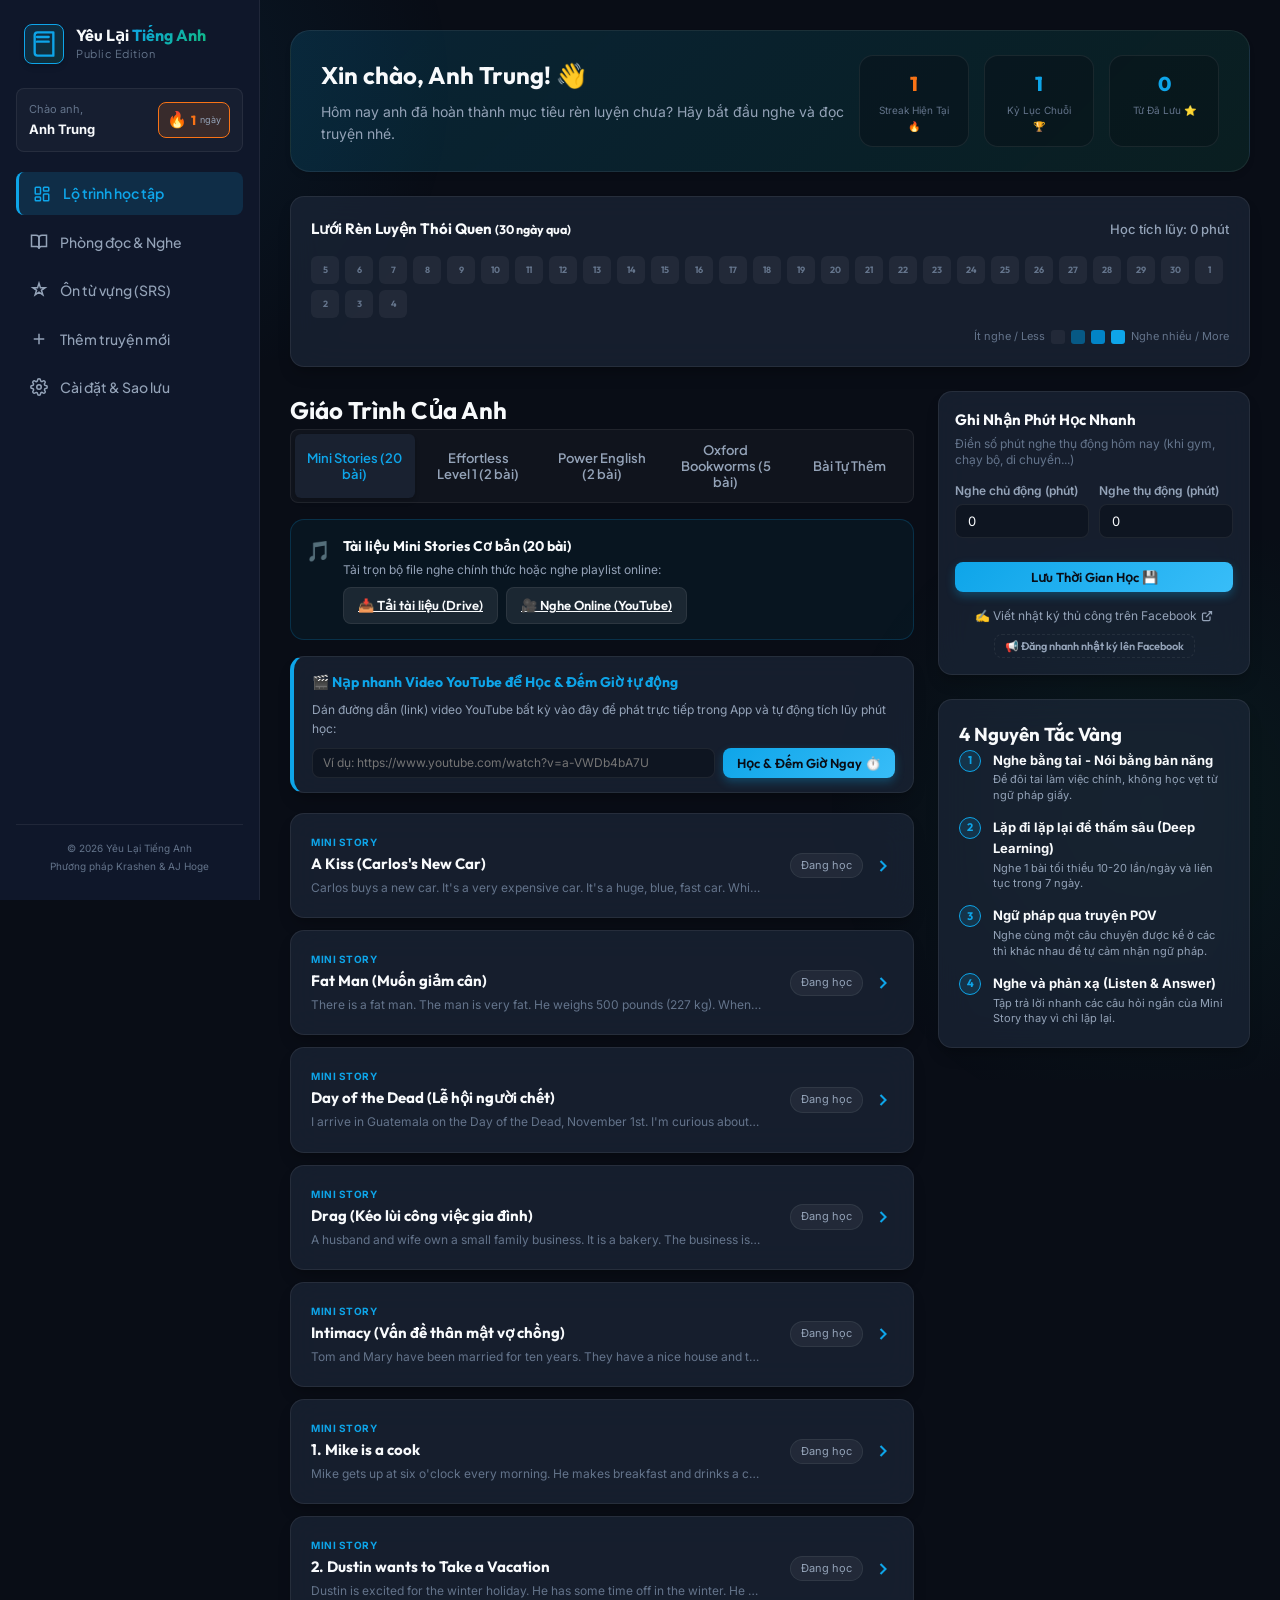
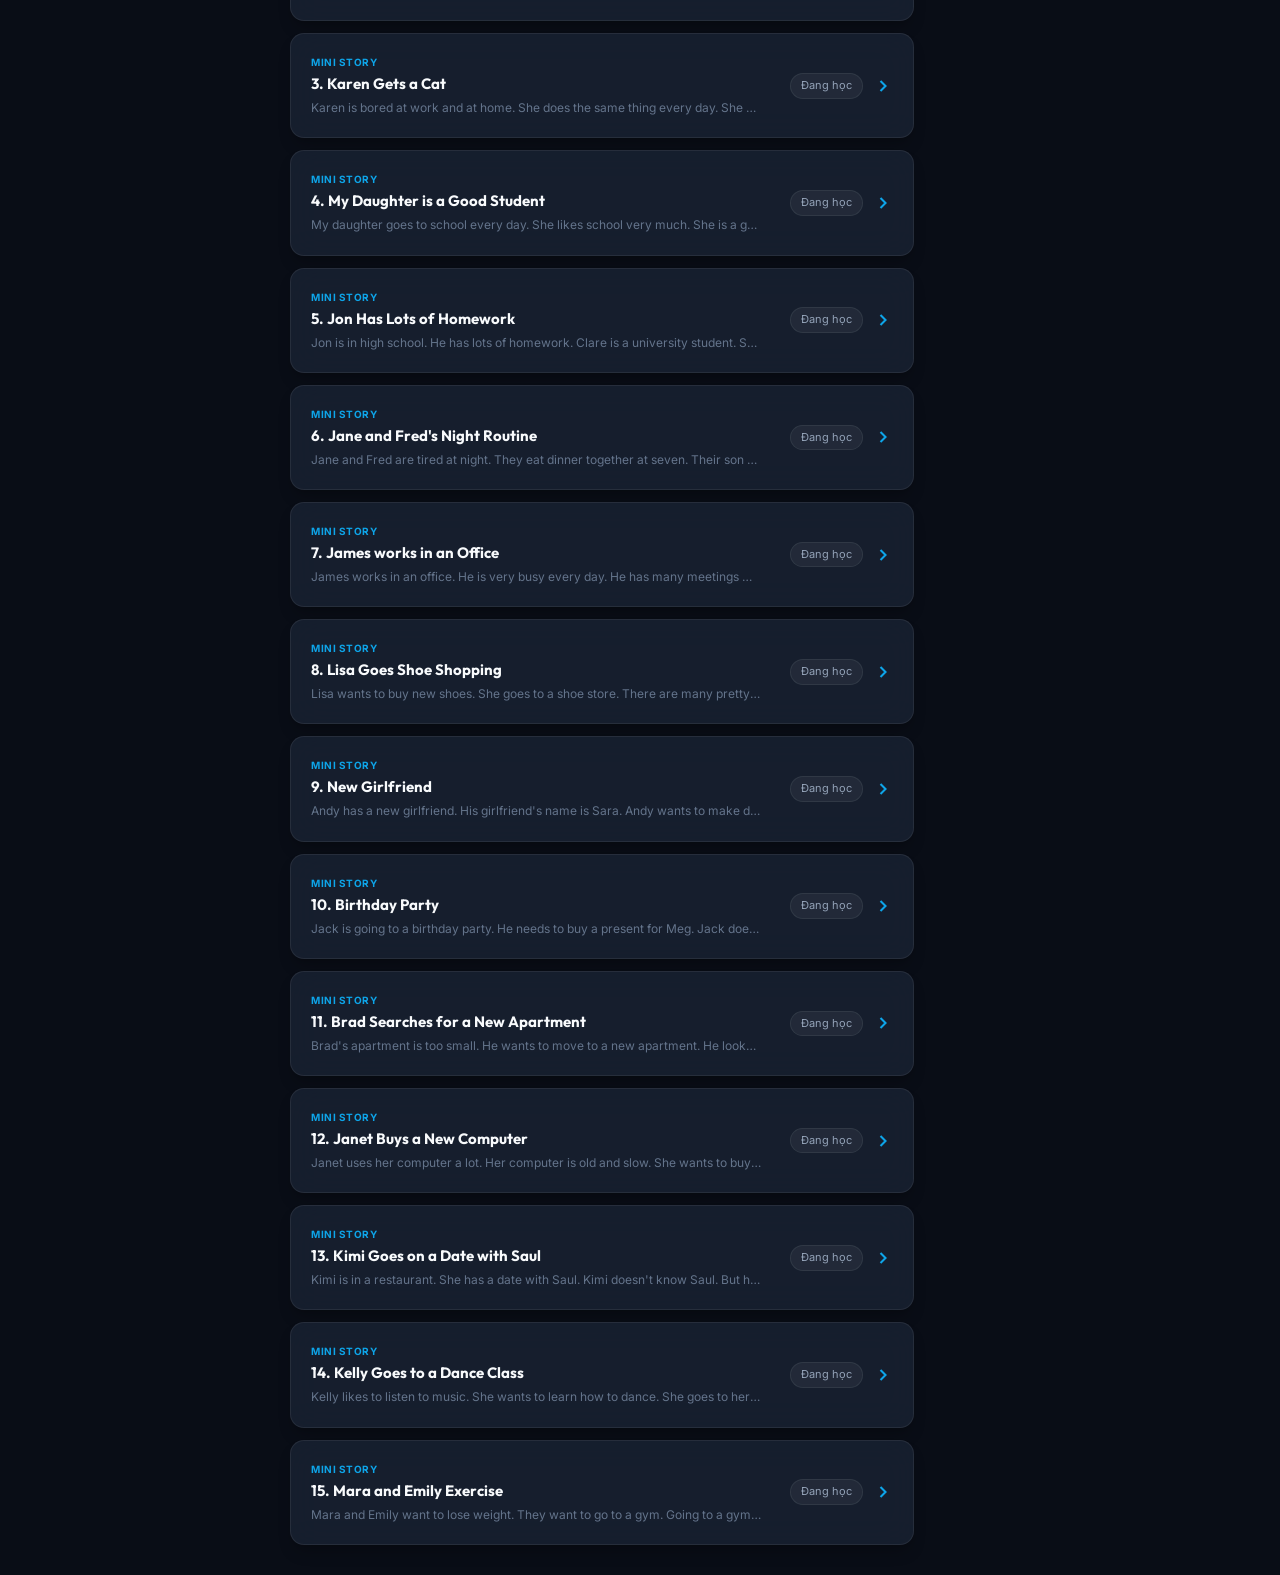
<file: app.html>
<!DOCTYPE html>
<html lang="vi">
<head>
    <meta charset="UTF-8">
    <meta name="viewport" content="width=device-width, initial-scale=1.0">
    <title>Yêu Lại Tiếng Anh v2 — Cổng Học Tập Thụ Đắc Ngôn Ngữ</title>
    <meta name="description" content="Chinh phục tiếng Anh bằng phương pháp thụ đắc tự nhiên qua truyện đọc tương tác và rèn luyện thói quen mỗi ngày.">
    
    <!-- Google Fonts -->
    <link rel="preconnect" href="https://fonts.googleapis.com">
    <link rel="preconnect" href="https://fonts.gstatic.com" crossorigin>
    <link href="https://fonts.googleapis.com/css2?family=Inter:wght@300;400;500;600;700&family=Outfit:wght@300;400;500;600;700;800;900&family=Plus+Jakarta+Sans:wght@300;400;500;600;700;800&display=swap" rel="stylesheet">
    
    <!-- App Stylesheet -->
    <link rel="stylesheet" href="app.css?v=3.0.0">
</head>
<body class="dark-theme">

    <!-- ======================================================================= -->
    <!-- 1. SETUP / WELCOME MODAL (For first-time users)                         -->
    <!-- ======================================================================= -->
    <div id="modal-welcome" class="modal-overlay hidden">
        <div class="modal-card glass-card animate-fade-in">
            <div class="modal-header">
                <span class="modal-icon">🔥</span>
                <h2>Chào Mừng Anh Đến Với Yêu Lại Tiếng Anh v2</h2>
                <p>Ứng dụng học tập theo phương pháp Thụ đắc ngôn ngữ tự nhiên</p>
            </div>
            <div class="modal-body">
                <form id="welcome-form">
                    <div class="form-group">
                        <label for="welcome-name" class="form-label">Tên của anh là gì?</label>
                        <input type="text" id="welcome-name" class="form-input" placeholder="Ví dụ: Anh Trung" required>
                    </div>
                    <div class="form-group">
                        <label for="welcome-goal" class="form-label">Mục tiêu nghe/đọc chủ động mỗi ngày (phút)</label>
                        <select id="welcome-goal" class="form-input">
                            <option value="15">15 Phút/ngày (Khởi đầu)</option>
                            <option value="30" selected>30 Phút/ngày (Tiêu chuẩn vàng)</option>
                            <option value="45">45 Phút/ngày (Nỗ lực cao)</option>
                            <option value="60">60 Phút/ngày (Bứt phá)</option>
                        </select>
                    </div>
                    <button type="submit" class="btn btn-primary btn-full-width">
                        <span>Bắt Đầu Hành Trình Ngay</span>
                        <svg width="18" height="18" viewBox="0 0 24 24" fill="none" stroke="currentColor" stroke-width="2.5"><path d="M5 12h14M12 5l7 7-7 7"/></svg>
                    </button>
                </form>
            </div>
        </div>
    </div>

    <!-- ======================================================================= -->
    <!-- 2. MAIN APP LAYOUT                                                      -->
    <!-- ======================================================================= -->
    <div id="app-layout" class="app-layout">
        
        <!-- SIDEBAR NAVIGATION -->
        <aside class="app-sidebar">
            <div class="sidebar-brand">
                <div class="brand-logo">
                    <svg width="28" height="28" viewBox="0 0 24 24" fill="none" stroke="currentColor" stroke-width="2" stroke-linecap="round" stroke-linejoin="round"><path d="M4 19.5v-15A2.5 2.5 0 0 1 6.5 2H20v20H6.5a2.5 2.5 0 0 1-2.5-2.5Z"/><path d="M6 6h10"/><path d="M6 10h10"/></svg>
                </div>
                <div class="brand-info">
                    <h1 class="brand-title">Yêu Lại <span class="gradient-text">Tiếng Anh</span></h1>
                    <p class="brand-subtitle">Public Edition</p>
                </div>
            </div>

            <!-- Profile Widget in Sidebar -->
            <div class="sidebar-profile-card">
                <div class="profile-info">
                    <span class="user-greeting">Chào anh,</span>
                    <span class="user-name" id="sidebar-user-name">Anh Trung</span>
                </div>
                <div class="sidebar-streak-badge" id="sidebar-streak-container">
                    <span class="streak-icon">🔥</span>
                    <span class="streak-val" id="sidebar-streak-val">0</span>
                    <span class="streak-lbl">ngày</span>
                </div>
            </div>

            <nav class="sidebar-menu">
                <a href="#" class="menu-item active" data-target="screen-dashboard">
                    <svg width="18" height="18" viewBox="0 0 24 24" fill="none" stroke="currentColor" stroke-width="2"><rect width="7" height="9" x="3" y="3" rx="1"/><rect width="7" height="5" x="14" y="3" rx="1"/><rect width="7" height="9" x="14" y="12" rx="1"/><rect width="7" height="5" x="3" y="16" rx="1"/></svg>
                    <span>Lộ trình học tập</span>
                </a>
                <a href="#" class="menu-item" data-target="screen-reader" id="menu-item-reader">
                    <svg width="18" height="18" viewBox="0 0 24 24" fill="none" stroke="currentColor" stroke-width="2"><path d="M2 3h6a4 4 0 0 1 4 4v14a3 3 0 0 0-3-3H2z"/><path d="M22 3h-6a4 4 0 0 0-4 4v14a3 3 0 0 1 3-3h7z"/></svg>
                    <span>Phòng đọc & Nghe</span>
                </a>
                <a href="#" class="menu-item" data-target="screen-srs">
                    <svg width="18" height="18" viewBox="0 0 24 24" fill="none" stroke="currentColor" stroke-width="2"><path d="m12 3-1.912 5.886H3.874l4.896 3.56L6.857 18.33 12 14.77l5.143 3.56-1.913-5.885 4.896-3.56h-6.214Z"/></svg>
                    <span>Ôn từ vựng (SRS)</span>
                    <span class="badge-count hidden" id="vocab-review-badge">0</span>
                </a>
                <a href="#" class="menu-item" data-target="screen-import">
                    <svg width="18" height="18" viewBox="0 0 24 24" fill="none" stroke="currentColor" stroke-width="2"><path d="M12 5v14M5 12h14"/></svg>
                    <span>Thêm truyện mới</span>
                </a>
                <a href="#" class="menu-item" data-target="screen-settings">
                    <svg width="18" height="18" viewBox="0 0 24 24" fill="none" stroke="currentColor" stroke-width="2"><circle cx="12" cy="12" r="3"/><path d="M19.4 15a1.65 1.65 0 0 0 .33 1.82l.06.06a2 2 0 1 1-2.83 2.83l-.06-.06a1.65 1.65 0 0 0-1.82-.33 1.65 1.65 0 0 0-1 1.51V21a2 2 0 0 1-4 0v-.09A1.65 1.65 0 0 0 9 19.4a1.65 1.65 0 0 0-1.82.33l-.06.06a2 2 0 1 1-2.83-2.83l.06-.06a1.65 1.65 0 0 0 .33-1.82 1.65 1.65 0 0 0-1.51-1H3a2 2 0 0 1 0-4h.09A1.65 1.65 0 0 0 4.6 9a1.65 1.65 0 0 0-.33-1.82l-.06-.06a2 2 0 1 1 2.83-2.83l.06.06a1.65 1.65 0 0 0 1.82.33H9a1.65 1.65 0 0 0 1-1.51V3a2 2 0 0 1 4 0v.09a1.65 1.65 0 0 0 1 1.51 1.65 1.65 0 0 0 1.82-.33l.06-.06a2 2 0 1 1 2.83 2.83l-.06.06a1.65 1.65 0 0 0-.33 1.82V9a1.65 1.65 0 0 0 1.51 1H21a2 2 0 0 1 0 4h-.09a1.65 1.65 0 0 0-1.51 1z"/></svg>
                    <span>Cài đặt & Sao lưu</span>
                </a>
            </nav>
            
            <div class="sidebar-footer">
                <p>© 2026 Yêu Lại Tiếng Anh</p>
                <p>Phương pháp Krashen & AJ Hoge</p>
            </div>
        </aside>

        <!-- MAIN MAIN CONTENT VIEWPORT -->
        <main class="app-main">
            
            <!-- ======================================================================= -->
            <!-- TAB: SCREEN DASHBOARD                                                  -->
            <!-- ======================================================================= -->
            <section id="screen-dashboard" class="app-screen">
                <!-- Welcome Banner -->
                <div class="dashboard-banner">
                    <div class="banner-text">
                        <h2>Xin chào, <span id="banner-user-name">Anh Trung</span>! 👋</h2>
                        <p>Hôm nay anh đã hoàn thành mục tiêu rèn luyện chưa? Hãy bắt đầu nghe và đọc truyện nhé.</p>
                    </div>
                    <div class="banner-stats">
                        <div class="banner-stat-box">
                            <span class="stat-num" id="dash-streak-val">0</span>
                            <span class="stat-lbl">Streak Hiện Tại 🔥</span>
                        </div>
                        <div class="banner-stat-box">
                            <span class="stat-num" id="dash-longest-streak">0</span>
                            <span class="stat-lbl">Kỷ Lục Chuỗi 🏆</span>
                        </div>
                        <div class="banner-stat-box">
                            <span class="stat-num" id="dash-vocab-total">0</span>
                            <span class="stat-lbl">Từ Đã Lưu ⭐</span>
                        </div>
                    </div>
                </div>

                <!-- Heatmap grid contribution -->
                <div class="glass-card heatmap-card">
                    <div class="card-header">
                        <h3 class="card-title">Lưới Rèn Luyện Thói Quen <small>(30 ngày qua)</small></h3>
                        <div class="heatmap-summary" id="heatmap-summary-text">Học tích lũy: 0 phút</div>
                    </div>
                    <div class="heatmap-container">
                        <div class="heatmap-grid" id="heatmap-grid-root">
                            <!-- 30 days rendered dynamically -->
                        </div>
                        <div class="heatmap-legend">
                            <span>Ít nghe / Less</span>
                            <div class="legend-box lvl-0"></div>
                            <div class="legend-box lvl-1"></div>
                            <div class="legend-box lvl-2"></div>
                            <div class="legend-box lvl-3"></div>
                            <span>Nghe nhiều / More</span>
                        </div>
                    </div>
                </div>

                <div class="dashboard-split-layout">
                    <!-- Curriculum List Column -->
                    <div class="curriculum-container">
                        <div class="section-title-wrapper">
                            <h2 class="section-title">Giáo Trình Của Anh</h2>
                        </div>
                        
                        <!-- Tabs switcher for curriculum -->
                        <div class="curriculum-tabs">
                            <button class="tab-btn active" data-tab="tab-ministory">Mini Stories (20 bài)</button>
                            <button class="tab-btn" data-tab="tab-level1">Effortless Level 1 (2 bài)</button>
                            <button class="tab-btn" data-tab="tab-power">Power English (2 bài)</button>
                            <button class="tab-btn" data-tab="tab-bookworms">Oxford Bookworms (5 bài)</button>
                            <button class="tab-btn" data-tab="tab-custom">Bài Tự Thêm</button>
                        </div>

                        <!-- Tab Content: Mini Stories -->
                        <div id="tab-ministory" class="curriculum-tab-content active">
                            <div class="info-alert">
                                <span class="alert-icon">🎵</span>
                                <div class="alert-body">
                                    <h4>Tài liệu Mini Stories Cơ bản (20 bài)</h4>
                                    <p>Tải trọn bộ file nghe chính thức hoặc nghe playlist online:</p>
                                    <div class="alert-actions" style="margin-top: 8px; display: flex; gap: 8px;">
                                        <a href="https://drive.google.com/drive/folders/11wb0_GS9Hrpa-W4zCFWnxLv69PbQ86Dd" target="_blank" class="btn btn-secondary btn-sm">📥 Tải tài liệu (Drive)</a>
                                        <a href="https://www.youtube.com/playlist?list=PLzdMWtEjIEOIRHp5v7WpntG-Qt3EpfC5n" target="_blank" class="btn btn-secondary btn-sm">🎥 Nghe Online (YouTube)</a>
                                    </div>
                                </div>
                            </div>
                            <div class="glass-card youtube-quick-loader" style="margin-bottom: 20px; padding: 14px 18px; border-left: 4px solid var(--sky);">
                                <h4 style="margin-bottom: 6px; font-size: 14px; color: var(--sky); display: flex; align-items: center; gap: 6px;">
                                    <span>🎬 Nạp nhanh Video YouTube để Học & Đếm Giờ tự động</span>
                                </h4>
                                <p style="font-size: 12px; color: var(--text-secondary); margin-bottom: 10px;">Dán đường dẫn (link) video YouTube bất kỳ vào đây để phát trực tiếp trong App và tự động tích lũy phút học:</p>
                                <div style="display: flex; gap: 8px; flex-wrap: wrap;">
                                    <input type="text" class="form-input form-input-sm yt-quick-input" placeholder="Ví dụ: https://www.youtube.com/watch?v=a-VWDb4bA7U" style="flex: 1; min-width: 240px;">
                                    <button type="button" class="btn btn-primary btn-sm btn-load-yt-quick" data-category="ministory">Học & Đếm Giờ Ngay ⏱️</button>
                                </div>
                            </div>
                            <div class="lessons-list" id="ministory-lessons-root">
                                <!-- Rendered dynamically by JS -->
                            </div>
                        </div>

                        <!-- Tab Content: Effortless Level 1 -->
                        <div id="tab-level1" class="curriculum-tab-content">
                            <div class="info-alert">
                                <span class="alert-icon">💡</span>
                                <div class="alert-body">
                                    <h4>Tài Liệu Effortless English Level 1</h4>
                                    <p>Học sau khi hoàn thành các bài Mini Stories. Tải tài liệu chính thức về máy:</p>
                                    <div class="alert-actions" style="margin-top: 8px;">
                                        <a href="https://drive.google.com/drive/folders/0BxFxjqD8nHVFfmxBRWswY3h0Z1d4MEZkR1ZPa090bE40a0Jod29rS1hONHk4c3pFeVVnMmc?resourcekey=0-EOF64mS1V88p8Xg7-DXibg" target="_blank" class="btn btn-secondary btn-sm">📥 Tải tài liệu (Drive)</a>
                                    </div>
                                </div>
                            </div>
                            <div class="glass-card youtube-quick-loader" style="margin-bottom: 20px; padding: 14px 18px; border-left: 4px solid var(--sky);">
                                <h4 style="margin-bottom: 6px; font-size: 14px; color: var(--sky); display: flex; align-items: center; gap: 6px;">
                                    <span>🎬 Nạp nhanh Video YouTube để Học & Đếm Giờ tự động</span>
                                </h4>
                                <p style="font-size: 12px; color: var(--text-secondary); margin-bottom: 10px;">Dán đường dẫn (link) video YouTube Effortless Level 1 vào đây để nhúng vào App và đếm giờ học:</p>
                                <div style="display: flex; gap: 8px; flex-wrap: wrap;">
                                    <input type="text" class="form-input form-input-sm yt-quick-input" placeholder="Ví dụ: https://www.youtube.com/watch?v=..." style="flex: 1; min-width: 240px;">
                                    <button type="button" class="btn btn-primary btn-sm btn-load-yt-quick" data-category="level1">Học & Đếm Giờ Ngay ⏱️</button>
                                </div>
                            </div>
                            <div class="lessons-list" id="level1-lessons-root">
                                <!-- Custom lessons with category "level1" -->
                            </div>
                        </div>

                        <!-- Tab Content: Power English -->
                        <div id="tab-power" class="curriculum-tab-content">
                            <div class="info-alert">
                                <span class="alert-icon">🚀</span>
                                <div class="alert-body">
                                    <h4>Tài Liệu Power English (Nâng Cao)</h4>
                                    <p>Phương pháp nâng cao của TS. A.J Hoge. Tải tài liệu về máy:</p>
                                    <div class="alert-actions" style="margin-top: 8px;">
                                        <a href="https://drive.google.com/drive/folders/0BxFxjqD8nHVFfkRSX3lBWWd3SlBXcVc5N2NuSVN4VWxTZnI3T2JIM2pUalpOcS1YcE9jbXM?resourcekey=0-IDXIG7lYY81VtgErxYeoGw" target="_blank" class="btn btn-secondary btn-sm">📥 Tải tài liệu (Drive)</a>
                                    </div>
                                </div>
                            </div>
                            <div class="glass-card youtube-quick-loader" style="margin-bottom: 20px; padding: 14px 18px; border-left: 4px solid var(--sky);">
                                <h4 style="margin-bottom: 6px; font-size: 14px; color: var(--sky); display: flex; align-items: center; gap: 6px;">
                                    <span>🎬 Nạp nhanh Video YouTube để Học & Đếm Giờ tự động</span>
                                </h4>
                                <p style="font-size: 12px; color: var(--text-secondary); margin-bottom: 10px;">Dán đường dẫn (link) video YouTube Power English vào đây để nhúng vào App và đếm giờ học:</p>
                                <div style="display: flex; gap: 8px; flex-wrap: wrap;">
                                    <input type="text" class="form-input form-input-sm yt-quick-input" placeholder="Ví dụ: https://www.youtube.com/watch?v=..." style="flex: 1; min-width: 240px;">
                                    <button type="button" class="btn btn-primary btn-sm btn-load-yt-quick" data-category="power">Học & Đếm Giờ Ngay ⏱️</button>
                                </div>
                            </div>
                            <div class="lessons-list" id="power-lessons-root">
                                <!-- Custom lessons with category "power" -->
                            </div>
                        </div>

                        <!-- Tab Content: Oxford Bookworms -->
                        <div id="tab-bookworms" class="curriculum-tab-content">
                            <div class="info-alert emerald">
                                <span class="alert-icon">📚</span>
                                <div class="alert-body">
                                    <h4>Lộ trình Oxford Bookworms (Starter -> Stage 6)</h4>
                                    <p>Mỗi ngày đọc sách ~30 phút. Đọc hiểu nghĩa 100% -> nghe lại kết hợp nhìn chữ đạt 90% -> chuyển truyện mới. Anh có thể chọn bài học bên dưới hoặc dán bất kỳ link video YouTube Bookworms nào vào để nhúng học trực tiếp trong App!</p>
                                    <div class="alert-actions" style="margin-top: 8px;">
                                        <a href="https://docs.google.com/spreadsheets/d/11UTJLQIuKvhg-BsPZe4dBKd4JqHQHw5T6WqCl8LxkCw" target="_blank" class="btn btn-secondary btn-sm">📊 Mở Bảng Tính Sách Bookworms</a>
                                    </div>
                                </div>
                            </div>
                            <div class="glass-card youtube-quick-loader" style="margin-bottom: 20px; padding: 14px 18px; border-left: 4px solid var(--sky);">
                                <h4 style="margin-bottom: 6px; font-size: 14px; color: var(--sky); display: flex; align-items: center; gap: 6px;">
                                    <span>🎬 Nạp nhanh Video YouTube Oxford Bookworms để Học & Đếm Giờ</span>
                                </h4>
                                <p style="font-size: 12px; color: var(--text-secondary); margin-bottom: 10px;">Dán link video YouTube Bookworms bất kỳ (ví dụ New Yorkers, Sherlock Holmes...) để phát trực tiếp trong App và tính giờ học tự động:</p>
                                <div style="display: flex; gap: 8px; flex-wrap: wrap;">
                                    <input type="text" class="form-input form-input-sm yt-quick-input" placeholder="Dán link YouTube tại đây (Ví dụ: https://www.youtube.com/watch?v=...)" style="flex: 1; min-width: 240px;">
                                    <button type="button" class="btn btn-primary btn-sm btn-load-yt-quick" data-category="bookworm">Học & Đếm Giờ Ngay ⏱️</button>
                                </div>
                            </div>
                            <div class="lessons-list" id="bookworms-lessons-root">
                                <!-- Custom lessons with category "bookworm" -->
                            </div>
                        </div>

                        <!-- Tab Content: Custom -->
                        <div id="tab-custom" class="curriculum-tab-content">
                            <div class="lessons-list" id="custom-lessons-root">
                                <!-- Custom lessons with category "custom" -->
                                <div class="empty-state">
                                    <p>Chưa có truyện tự thêm nào. Hãy nhấn Tab "Thêm truyện mới" ở menu bên trái để bổ sung câu chuyện yêu thích của anh.</p>
                                </div>
                            </div>
                        </div>
                    </div>

                    <!-- Quick widgets Column -->
                    <div class="widgets-container">
                        <!-- Direct Checkin Widget -->
                        <div class="glass-card widget-card">
                            <h3 class="card-title">Ghi Nhận Phút Học Nhanh</h3>
                            <p class="card-subtitle">Điền số phút nghe thụ động hôm nay (khi gym, chạy bộ, di chuyển...)</p>
                            <form id="quick-checkin-form" class="quick-form">
                                <div class="form-row">
                                    <div class="form-group">
                                        <label for="checkin-active" class="form-label">Nghe chủ động (phút)</label>
                                        <input type="number" id="checkin-active" class="form-input" min="0" value="0">
                                    </div>
                                    <div class="form-group">
                                        <label for="checkin-passive" class="form-label">Nghe thụ động (phút)</label>
                                        <input type="number" id="checkin-passive" class="form-input" min="0" value="0">
                                    </div>
                                </div>
                                <button type="submit" class="btn btn-primary btn-full-width btn-sm">Lưu Thời Gian Học 💾</button>
                            </form>
                            <div class="fb-diary-wrapper" style="text-align: center; margin-top: 14px; display: flex; flex-direction: column; gap: 8px; align-items: center;">
                                <a id="dash-fb-diary-link" href="https://facebook.com" target="_blank" class="fb-diary-link" style="color: var(--text-secondary); font-size: 12px; text-decoration: none; display: inline-flex; align-items: center; gap: 4px; transition: var(--transition);">
                                    <span>✍️ Viết nhật ký thủ công trên Facebook</span>
                                    <svg width="12" height="12" viewBox="0 0 24 24" fill="none" stroke="currentColor" stroke-width="2.5"><path d="M18 13v6a2 2 0 0 1-2 2H5a2 2 0 0 1-2-2V8a2 2 0 0 1 2-2h6M15 3h6v6M10 14 21 3"/></svg>
                                </a>
                                <button type="button" class="btn btn-ghost btn-sm" id="btn-post-fb-diary" style="font-size: 11px; padding: 4px 10px; display: inline-flex; align-items: center; gap: 4px; border: 1px dashed var(--border-card);">
                                    <span>📢 Đăng nhanh nhật ký lên Facebook</span>
                                </button>
                                <div id="fb-diary-status" style="font-size: 11px; color: var(--emerald); margin-top: 2px;" class="hidden"></div>
                            </div>
                        </div>

                        <!-- 4 Gold Rules Effortless English -->
                        <div class="glass-card rules-card">
                            <h3 class="card-title">4 Nguyên Tắc Vàng</h3>
                            <ul class="gold-rules-list">
                                <li>
                                    <span class="rule-num">1</span>
                                    <div>
                                        <strong>Nghe bằng tai - Nói bằng bản năng</strong>
                                        <p>Để đôi tai làm việc chính, không học vẹt từ ngữ pháp giấy.</p>
                                    </div>
                                </li>
                                <li>
                                    <span class="rule-num">2</span>
                                    <div>
                                        <strong>Lặp đi lặp lại để thấm sâu (Deep Learning)</strong>
                                        <p>Nghe 1 bài tối thiểu 10-20 lần/ngày và liên tục trong 7 ngày.</p>
                                    </div>
                                </li>
                                <li>
                                    <span class="rule-num">3</span>
                                    <div>
                                        <strong>Ngữ pháp qua truyện POV</strong>
                                        <p>Nghe cùng một câu chuyện được kể ở các thì khác nhau để tự cảm nhận ngữ pháp.</p>
                                    </div>
                                </li>
                                <li>
                                    <span class="rule-num">4</span>
                                    <div>
                                        <strong>Nghe và phản xạ (Listen & Answer)</strong>
                                        <p>Tập trả lời nhanh các câu hỏi ngắn của Mini Story thay vì chỉ lặp lại.</p>
                                    </div>
                                </li>
                            </ul>
                        </div>
                    </div>
                </div>
            </section>

            <!-- ======================================================================= -->
            <!-- TAB: SCREEN READER (Active Reading and Audio Playing)                   -->
            <!-- ======================================================================= -->
            <section id="screen-reader" class="app-screen hidden">
                <div class="reader-header">
                    <button class="btn-back" id="reader-btn-back">
                        <svg width="20" height="20" viewBox="0 0 24 24" fill="none" stroke="currentColor" stroke-width="2.5"><path d="m15 18-6-6 6-6"/></svg>
                        <span>Quay lại lộ trình</span>
                    </button>
                    <div class="reader-title-info">
                        <span class="reader-category-badge" id="reader-lesson-category">Mini Story</span>
                        <h2 id="reader-lesson-title">Câu chuyện học tập</h2>
                    </div>
                    <div class="reader-timer-badge" id="reader-timer-badge">
                        <span class="timer-icon">⏱️</span>
                        <span class="timer-text" id="reader-timer-text">Đang học: 0m</span>
                    </div>
                </div>

                <div class="reader-split-layout">
                    <!-- Left: Reader and Audio Controls -->
                    <div class="reader-main-container">
                        <!-- Custom Audio Source Selection -->
                        <div class="glass-card audio-source-card">
                            <div class="source-header">
                                <span class="source-label">🎵 Tệp âm thanh bài học:</span>
                                <span class="source-status" id="audio-source-status">Trình phát sẵn sàng (TTS)</span>
                            </div>
                            <div class="source-buttons">
                                <label class="btn btn-secondary btn-sm file-input-label">
                                    <span>Chọn file MP3 từ máy của anh</span>
                                    <input type="file" id="audio-file-input" accept="audio/*" style="display:none;">
                                </label>
                                <span class="source-separator">hoặc</span>
                                <button class="btn btn-ghost btn-sm" id="btn-use-tts">Dùng Giọng AI Trình duyệt (TTS) 🔊</button>
                            </div>
                            <div class="file-name-display hidden" id="mp3-file-name">Chưa nạp file MP3 local</div>
                        </div>

                        <!-- Real Audio Player element -->
                        <audio id="main-audio-element" style="display:none;"></audio>

                        <!-- YouTube Player Section (Tự động hiển thị nếu bài học có youtubeId) -->
                        <div class="glass-card youtube-player-card hidden" id="youtube-player-card" style="padding: 10px; margin-bottom: 0;">
                            <div class="youtube-player-wrapper" style="position: relative; padding-bottom: 56.25%; height: 0; overflow: hidden; border-radius: var(--radius-sm); border: 1px solid var(--border-card);">
                                <div id="yt-player" style="position: absolute; top: 0; left: 0; width: 100%; height: 100%; border: none;"></div>
                            </div>
                        </div>

                        <!-- Stylized Audio Player Bar -->
                        <div class="glass-card custom-player-card">
                            <div class="player-controls-row">
                                <button class="player-btn" id="player-btn-play">
                                    <!-- Play SVG -->
                                    <svg id="play-icon" width="24" height="24" viewBox="0 0 24 24" fill="currentColor"><path d="M8 5v14l11-7z"/></svg>
                                    <!-- Pause SVG (hidden initially) -->
                                    <svg id="pause-icon" class="hidden" width="24" height="24" viewBox="0 0 24 24" fill="currentColor"><path d="M6 19h4V5H6v14zm8-14v14h4V5h-4z"/></svg>
                                </button>
                                
                                <div class="player-progress-area">
                                    <span class="player-time" id="player-time-current">00:00</span>
                                    <input type="range" id="player-seek-slider" class="player-slider" min="0" max="100" value="0">
                                    <span class="player-time" id="player-time-duration">00:00</span>
                                </div>
                                
                                <div class="player-speed-area">
                                    <label for="player-speed-select">Tốc độ:</label>
                                    <select id="player-speed-select" class="speed-select">
                                        <option value="0.8">0.8x</option>
                                        <option value="1.0" selected>1.0x</option>
                                        <option value="1.2">1.2x</option>
                                        <option value="1.5">1.5x</option>
                                    </select>
                                </div>

                                <div class="shadowing-mode-toggle">
                                    <label class="toggle-switch">
                                        <input type="checkbox" id="shadow-loop-checkbox">
                                        <span class="slider round"></span>
                                    </label>
                                    <span class="toggle-lbl">Lặp câu 🔁</span>
                                </div>
                            </div>
                        </div>

                        <!-- Interactive Reading Pane -->
                        <div class="glass-card active-reader-card">
                            <div class="reader-text-container" id="reader-text-root">
                                <!-- Interactive span words injected here -->
                                Chọn một bài học để bắt đầu đọc và tra cứu.
                            </div>
                        </div>

                        <!-- Q&A POV panel for Mini Stories -->
                        <div class="glass-card qa-interactive-card hidden" id="reader-qa-card">
                            <h3 class="card-title">Luyện Phản Xạ: Hỏi & Đáp (POV / Q&A)</h3>
                            <p class="card-subtitle">Hãy nghe câu hỏi, trả lời to thành tiếng, sau đó bấm xem đáp án để kiểm tra.</p>
                            <div class="qa-list" id="reader-qa-list">
                                <!-- Q&A rows injected here -->
                            </div>
                        </div>
                    </div>

                    <!-- Right: Study Steps Sidebar -->
                    <div class="reader-steps-container">
                        <div class="glass-card steps-card">
                            <h3 class="card-title">8 Bước Thụ Đắc Phản Xạ</h3>
                            <p class="card-subtitle">Đánh dấu tích để lưu lại bước học của bài này hôm nay:</p>
                            <ul class="steps-progress-list" id="steps-checklist-root">
                                <li data-step="1">
                                    <label class="step-checkbox-wrapper">
                                        <input type="checkbox" name="study-step" value="1">
                                        <span class="step-checkbox-custom"></span>
                                        <div>
                                            <strong>Bước 1: Hiểu 100% văn bản</strong>
                                            <p>Đọc tra cứu hết từ mới, hiểu toàn bộ cốt truyện.</p>
                                        </div>
                                    </label>
                                </li>
                                <li data-step="2">
                                    <label class="step-checkbox-wrapper">
                                        <input type="checkbox" name="study-step" value="2">
                                        <span class="step-checkbox-custom"></span>
                                        <div>
                                            <strong>Bước 2: Nghe + Nhìn văn bản</strong>
                                            <p>Vừa nghe vừa nhìn chữ để khớp âm thanh với mặt chữ (2-3 lần).</p>
                                        </div>
                                    </label>
                                </li>
                                <li data-step="3">
                                    <label class="step-checkbox-wrapper">
                                        <input type="checkbox" name="study-step" value="3">
                                        <span class="step-checkbox-custom"></span>
                                        <div>
                                            <strong>Bước 3: Chỉ nghe - Không nhìn</strong>
                                            <p>Nhắm mắt nghe, đảm bảo tai hiểu 100% không cần dịch.</p>
                                        </div>
                                    </label>
                                </li>
                                <li data-step="4">
                                    <label class="step-checkbox-wrapper">
                                        <input type="checkbox" name="study-step" value="4">
                                        <span class="step-checkbox-custom"></span>
                                        <div>
                                            <strong>Bước 4: Trả lời phản xạ từ đơn</strong>
                                            <p>Nghe câu hỏi Mini Story, trả lời nhanh Yes/No/1 từ.</p>
                                        </div>
                                    </label>
                                </li>
                                <li data-step="5">
                                    <label class="step-checkbox-wrapper">
                                        <input type="checkbox" name="study-step" value="5">
                                        <span class="step-checkbox-custom"></span>
                                        <div>
                                            <strong>Bước 5: Trả lời đầy đủ câu</strong>
                                            <p>Nói câu dài hơn, phản xạ không cần dịch trong đầu.</p>
                                        </div>
                                    </label>
                                </li>
                                <li data-step="6">
                                    <label class="step-checkbox-wrapper">
                                        <input type="checkbox" name="study-step" value="6">
                                        <span class="step-checkbox-custom"></span>
                                        <div>
                                            <strong>Bước 6: Luyện tốc độ cao (1.25x - 1.5x)</strong>
                                            <p>Tăng tốc độ phát audio, rèn luyện não bộ phản ứng nhanh.</p>
                                        </div>
                                    </label>
                                </li>
                                <li data-step="7">
                                    <label class="step-checkbox-wrapper">
                                        <input type="checkbox" name="study-step" value="7">
                                        <span class="step-checkbox-custom"></span>
                                        <div>
                                            <strong>Bước 7: Kể lại truyện & Quay video</strong>
                                            <p>Quay video/ghi âm kể lại truyện và lưu link nộp bài.</p>
                                        </div>
                                    </label>
                                </li>
                                <li data-step="8">
                                    <label class="step-checkbox-wrapper">
                                        <input type="checkbox" name="study-step" value="8">
                                        <span class="step-checkbox-custom"></span>
                                        <div>
                                            <strong>Bước 8: Ôn lại bài cũ & Qua bài mới</strong>
                                            <p>Sau 7 ngày học sâu, chuyển bài mới và đưa bài cũ vào playlist ôn.</p>
                                        </div>
                                    </label>
                                </li>
                            </ul>

                            <!-- Step 7 submission URL -->
                            <div class="step-7-submission hidden" id="step-7-url-box">
                                <label for="step-7-url" class="form-label">Link nộp bài (Video Drive/Youtube):</label>
                                <input type="url" id="step-7-url" class="form-input form-input-sm" placeholder="Dán link bài tập của anh tại đây">
                                <button type="button" class="btn btn-secondary btn-sm" style="margin-top: 5px; width: 100%;" id="btn-save-step7">Lưu link nộp bài 🔗</button>
                            </div>
                        </div>
                    </div>
                </div>
            </section>

            <!-- ======================================================================= -->
            <!-- TAB: SCREEN SRS FLASHCARDS                                             -->
            <!-- ======================================================================= -->
            <section id="screen-srs" class="app-screen hidden">
                <div class="section-title-wrapper">
                    <h2 class="section-title">Kho Ôn Tập Từ Vựng (Spaced Repetition System)</h2>
                </div>

                <!-- Leitner Box stats -->
                <div class="srs-box-stats-row">
                    <div class="srs-stat-card glass-card">
                        <span class="box-num text-sky">Hộp 1</span>
                        <span class="box-lbl">Học hàng ngày</span>
                        <span class="box-count" id="srs-count-box1">0</span>
                    </div>
                    <div class="srs-stat-card glass-card">
                        <span class="box-num text-emerald">Hộp 2</span>
                        <span class="box-lbl">Ôn mỗi 3 ngày</span>
                        <span class="box-count" id="srs-count-box2">0</span>
                    </div>
                    <div class="srs-stat-card glass-card">
                        <span class="box-num text-orange">Hộp 3</span>
                        <span class="box-lbl">Ôn mỗi 7 ngày</span>
                        <span class="box-count" id="srs-count-box3">0</span>
                    </div>
                </div>

                <!-- Flashcard Interaction Area -->
                <div class="flashcard-container">
                    <div class="flashcard-card-wrapper" id="flashcard-card-element">
                        <div class="flashcard-face flashcard-front">
                            <span class="flashcard-word-title" id="flashcard-word">expensive</span>
                            <div class="flashcard-audio-trigger" id="flashcard-audio-btn">
                                <span>Phát âm</span> 🔊
                            </div>
                            <p class="flashcard-context" id="flashcard-context">Carlos buys a new car. It's a very <span class="hidden-word">____</span> car.</p>
                            <span class="click-hint">Chạm vào thẻ để lật xem nghĩa 💡</span>
                        </div>
                        <div class="flashcard-face flashcard-back">
                            <span class="flashcard-definition" id="flashcard-definition">Đắt đỏ, tốn kém</span>
                            <p class="flashcard-translation-title">Nghĩa tiếng Việt</p>
                            
                            <div class="active-recall-buttons">
                                <button class="btn btn-danger" id="srs-btn-forgot">
                                    <span>Quên (Hộp 1)</span> ❌
                                </button>
                                <button class="btn btn-success" id="srs-btn-remember">
                                    <span>Nhớ (Tăng cấp)</span> ✅
                                </button>
                            </div>
                        </div>
                    </div>
                    
                    <div class="flashcard-empty-state hidden" id="flashcard-empty-element">
                        <span class="empty-icon">🎉</span>
                        <h3>Tuyệt vời! Không còn từ vựng nào cần ôn hôm nay.</h3>
                        <p>Hãy quay lại phòng đọc để tích lũy thêm từ mới hoặc quay lại vào ngày mai.</p>
                    </div>
                </div>
            </section>

            <!-- ======================================================================= -->
            <!-- TAB: SCREEN IMPORT (Create new custom stories)                         -->
            <!-- ======================================================================= -->
            <section id="screen-import" class="app-screen hidden">
                <div class="section-title-wrapper">
                    <h2 class="section-title">Nhập Câu Chuyện Mới Của Anh</h2>
                </div>

                <div class="glass-card form-card">
                    <form id="import-lesson-form">
                        <div class="form-row split-2">
                            <div class="form-group">
                                <label for="import-title" class="form-label">Tiêu đề truyện/bài viết <span class="required">*</span></label>
                                <input type="text" id="import-title" class="form-input" placeholder="Ví dụ: A Kiss - Level 1" required>
                            </div>
                            <div class="form-group">
                                <label for="import-category" class="form-label">Chuyên mục giáo trình <span class="required">*</span></label>
                                <select id="import-category" class="form-input" required>
                                    <option value="ministory">Mini Stories (A.J. Hoge)</option>
                                    <option value="level1">Effortless English Level 1</option>
                                    <option value="bookworm">Oxford Bookworms</option>
                                    <option value="custom" selected>Bài Tự Học Khác</option>
                                </select>
                            </div>
                        </div>

                        <div class="form-group">
                            <label for="import-audio-url" class="form-label">Link Audio online (Tùy chọn)</label>
                            <input type="url" id="import-audio-url" class="form-input" placeholder="Dán link file MP3 online nếu có. Hoặc anh có thể nạp file MP3 local tại phòng đọc.">
                        </div>

                        <div class="form-group">
                            <label for="import-content" class="form-label">Nội dung tiếng Anh của bài học <span class="required">*</span></label>
                            <textarea id="import-content" class="form-input form-textarea" placeholder="Dán đoạn văn tiếng Anh của câu chuyện hoặc bài đọc tại đây..." required></textarea>
                        </div>

                        <div class="form-group">
                            <label for="import-dictionary" class="form-label">Từ điển tra cứu nhanh (Mỗi dòng một từ, định dạng: `từ: nghĩa` - Tùy chọn)</label>
                            <textarea id="import-dictionary" class="form-input form-textarea-small" placeholder="Ví dụ:&#10;expensive: đắt đỏ&#10;sidewalk: vỉa hè&#10;ignore: phớt lờ"></textarea>
                        </div>

                        <button type="submit" class="btn btn-primary">Lưu Truyện & Bắt Đầu Học 🚀</button>
                    </form>
                </div>
            </section>

            <!-- ======================================================================= -->
            <!-- TAB: SCREEN SETTINGS (Settings and Import/Export backup)                -->
            <!-- ======================================================================= -->
            <section id="screen-settings" class="app-screen hidden">
                <div class="section-title-wrapper">
                    <h2 class="section-title">Cài Đặt Hệ Thống & Sao Lưu Dữ Liệu</h2>
                </div>

                <!-- User profile settings -->
                <div class="glass-card settings-card">
                    <h3>Cấu Hình Cá Nhân</h3>
                    <form id="settings-profile-form" class="settings-form">
                        <div class="form-row split-2">
                            <div class="form-group">
                                <label for="settings-name" class="form-label">Họ và tên của anh</label>
                                <input type="text" id="settings-name" class="form-input" value="Anh Trung">
                            </div>
                            <div class="form-group">
                                <label for="settings-goal" class="form-label">Mục tiêu học mỗi ngày (phút)</label>
                                <input type="number" id="settings-goal" class="form-input" min="5" value="30">
                            </div>
                        </div>
                        <div class="form-group" style="margin-bottom: 15px;">
                            <label for="settings-fb" class="form-label">Link viết nhật ký Facebook (Cá nhân hoặc Nhóm)</label>
                            <input type="url" id="settings-fb" class="form-input" placeholder="Ví dụ: https://facebook.com/groups/your-group">
                        </div>
                        <div class="form-row split-2" style="margin-bottom: 15px;">
                            <div class="form-group">
                                <label for="settings-fb-token" class="form-label">Facebook Access Token (Đăng tự động)</label>
                                <input type="password" id="settings-fb-token" class="form-input" placeholder="Page Access Token của anh">
                            </div>
                            <div class="form-group">
                                <label for="settings-fb-pageid" class="form-label">Facebook Page ID (Đăng tự động)</label>
                                <input type="text" id="settings-fb-pageid" class="form-input" placeholder="Ví dụ: 1021254441061691">
                            </div>
                        </div>
                        <div class="form-group" style="margin-bottom: 15px; display: flex; align-items: center; gap: 8px;">
                            <input type="checkbox" id="settings-fb-autopost" style="width: 18px; height: 18px; cursor: pointer;">
                            <label for="settings-fb-autopost" class="form-label" style="margin-bottom: 0; cursor: pointer;">Tự động đăng nhật ký lên Facebook khi đạt mục tiêu hoặc check-in 🚀</label>
                        </div>
                        <button type="submit" class="btn btn-primary btn-sm">Lưu Cấu Hình 💾</button>
                    </form>
                </div>

                <!-- Vacation days management widget -->
                <div class="glass-card settings-card">
                    <h3>Quản Lý Ngày Nghỉ Phép (Vacation Days)</h3>
                    <p class="card-subtitle">Theo nội quy Notion, anh được phép nghỉ tối đa 3 ngày/tháng để không bị nộp phạt 50K/ngày nếu có việc bận.</p>
                    <div class="vacation-status-row">
                        <div class="vacation-days-left">
                            Số ngày nghỉ phép còn lại tháng này: <strong id="settings-vacation-days">3</strong> ngày
                        </div>
                        <button type="button" class="btn btn-secondary btn-sm" id="btn-use-vacation">Xin Nghỉ Học Hôm Nay 🏖️</button>
                    </div>
                </div>

                <!-- Backup and Restore (Public releases essentials) -->
                <div class="glass-card settings-card">
                    <h3>Sao Lưu Dữ Liệu Học Tập (Backup & Restore)</h3>
                    <p class="card-subtitle">Ứng dụng hoạt động hoàn toàn offline. Nhấn Xuất Dữ Liệu để tải file sao lưu JSON về máy. Nhập dữ liệu khi anh học trên thiết bị khác để đồng bộ Streak và Từ vựng.</p>
                    
                    <div class="backup-actions-row">
                        <div class="backup-action-box">
                            <h4>1. Xuất Dữ Liệu</h4>
                            <p>Tải xuống toàn bộ lịch sử học tập, streak và từ vựng.</p>
                            <button type="button" class="btn btn-secondary" id="btn-export-data">Xuất file dữ liệu JSON 📥</button>
                        </div>
                        
                        <div class="backup-action-box">
                            <h4>2. Nhập Dữ Liệu</h4>
                            <p>Tải lên file JSON để khôi phục tiến trình học tập của anh.</p>
                            <label class="btn btn-danger file-input-label" style="display: inline-block; width: auto;">
                                <span>Chọn file khôi phục dữ liệu 📤</span>
                                <input type="file" id="import-data-file" accept=".json" style="display:none;">
                            </label>
                        </div>
                    </div>
                </div>
            </section>
        </main>
    </div>

    <!-- Bong bóng tooltip tra từ (Injected globally in body) -->
    <div class="global-tooltip hidden" id="reader-tooltip">
        <div class="tooltip-arrow"></div>
        <div class="tooltip-body">
            <span class="tooltip-word" id="tooltip-word-title">word</span>
            <span class="tooltip-pron" id="tooltip-word-pron" title="Nghe phát âm">🔊</span>
            <p class="tooltip-def" id="tooltip-word-def">nghĩa tiếng Việt</p>
            <button class="btn btn-primary btn-xs" id="tooltip-btn-save">Lưu vào SRS ⭐</button>
        </div>
    </div>

    <!-- Trình giám sát lỗi trực tiếp trên giao diện để debug nhanh -->
    <script>
        window.addEventListener('error', function(event) {
            alert("PHÁT HIỆN LỖI CODE: " + event.message + "\nTại: " + event.filename + " (Dòng: " + event.lineno + ")");
        });
        window.addEventListener('unhandledrejection', function(event) {
            alert("PHÁT HIỆN LỖI HỨA HẸN (Promise): " + event.reason);
        });
    </script>

    <!-- Scripts -->
    <script src="books.js?v=3.0.0"></script>
    <script src="app.js?v=3.0.0"></script>
</body>
</html>
</file>
<file: app.css>
/* ==========================================================================
   APP STYLESHEET: Yêu Lại Tiếng Anh v2 (Glassmorphism Dark Edition)
   ========================================================================== */

/* 1. DESIGN TOKENS & RESET */
:root {
    --bg-main: #090d16;
    --bg-slate: #0f172a;
    --bg-card: rgba(30, 41, 59, 0.65);
    --border-card: rgba(255, 255, 255, 0.07);
    --border-card-hover: rgba(255, 255, 255, 0.15);
    
    --text-primary: #f8fafc;
    --text-secondary: #94a3b8;
    --text-muted: #64748b;
    
    --sky: #0ea5e9;
    --sky-hover: #38bdf8;
    --sky-glow: rgba(14, 165, 233, 0.15);
    
    --emerald: #10b981;
    --emerald-hover: #34d399;
    --emerald-glow: rgba(16, 185, 129, 0.15);
    
    --orange: #f97316;
    --orange-hover: #fb923c;
    --orange-glow: rgba(249, 115, 22, 0.15);
    
    --red: #ef4444;
    --red-hover: #f87171;
    
    --radius-sm: 8px;
    --radius-md: 14px;
    --radius-lg: 20px;
    
    --shadow-sm: 0 4px 6px -1px rgba(0, 0, 0, 0.1), 0 2px 4px -2px rgba(0, 0, 0, 0.1);
    --shadow-md: 0 10px 15px -3px rgba(0, 0, 0, 0.2), 0 4px 6px -4px rgba(0, 0, 0, 0.2);
    --shadow-lg: 0 20px 25px -5px rgba(0, 0, 0, 0.3), 0 8px 10px -6px rgba(0, 0, 0, 0.3);
    --shadow-glow: 0 0 20px 2px rgba(14, 165, 233, 0.25);
    
    --transition: all 0.25s cubic-bezier(0.4, 0, 0.2, 1);
}

* {
    margin: 0;
    padding: 0;
    box-sizing: border-box;
    outline: none;
}

body {
    background-color: var(--bg-main);
    color: var(--text-primary);
    font-family: 'Inter', sans-serif;
    min-height: 100vh;
    overflow-x: hidden;
    line-height: 1.6;
}

h1, h2, h3, h4, h5, h6 {
    font-family: 'Outfit', sans-serif;
    color: var(--text-primary);
    font-weight: 700;
}

/* Scrollbar Styling */
::-webkit-scrollbar {
    width: 6px;
    height: 6px;
}
::-webkit-scrollbar-track {
    background: var(--bg-main);
}
::-webkit-scrollbar-thumb {
    background: var(--border-card);
    border-radius: var(--radius-sm);
}
::-webkit-scrollbar-thumb:hover {
    background: var(--text-muted);
}

/* Gradient background radial circles */
body::before {
    content: '';
    position: fixed;
    top: -20%;
    left: -20%;
    width: 60%;
    height: 60%;
    background: radial-gradient(circle, rgba(14, 165, 233, 0.08) 0%, transparent 70%);
    z-index: -2;
    pointer-events: none;
}
body::after {
    content: '';
    position: fixed;
    bottom: -20%;
    right: -20%;
    width: 60%;
    height: 60%;
    background: radial-gradient(circle, rgba(16, 185, 129, 0.08) 0%, transparent 70%);
    z-index: -2;
    pointer-events: none;
}

/* ==========================================================================
   2. REUSABLE SYSTEM COMPONENTS
   ========================================================================== */

/* Glass Cards */
.glass-card {
    background-color: var(--bg-card);
    border: 1px solid var(--border-card);
    border-radius: var(--radius-md);
    padding: 20px;
    box-shadow: var(--shadow-md);
    backdrop-filter: blur(16px);
    -webkit-backdrop-filter: blur(16px);
    transition: var(--transition);
}
.glass-card:hover {
    border-color: var(--border-card-hover);
    box-shadow: var(--shadow-lg);
}

/* Gradients */
.gradient-text {
    background: linear-gradient(135deg, var(--sky) 0%, var(--emerald) 100%);
    -webkit-background-clip: text;
    -webkit-text-fill-color: transparent;
}

/* Buttons */
.btn {
    display: inline-flex;
    align-items: center;
    justify-content: center;
    gap: 8px;
    padding: 10px 20px;
    border-radius: var(--radius-sm);
    font-family: 'Outfit', sans-serif;
    font-size: 14px;
    font-weight: 600;
    cursor: pointer;
    border: none;
    transition: var(--transition);
}
.btn-primary {
    background: linear-gradient(135deg, var(--sky) 0%, var(--sky-hover) 100%);
    color: var(--bg-main);
    box-shadow: 0 4px 10px rgba(14, 165, 233, 0.3);
}
.btn-primary:hover {
    transform: translateY(-2px);
    box-shadow: 0 6px 15px rgba(14, 165, 233, 0.4);
}
.btn-secondary {
    background-color: rgba(255, 255, 255, 0.08);
    color: var(--text-primary);
    border: 1px solid var(--border-card);
}
.btn-secondary:hover {
    background-color: rgba(255, 255, 255, 0.15);
    border-color: var(--border-card-hover);
}
.btn-ghost {
    background-color: transparent;
    color: var(--text-secondary);
    border: 1px solid transparent;
}
.btn-ghost:hover {
    color: var(--text-primary);
    background-color: rgba(255, 255, 255, 0.05);
}
.btn-danger {
    background-color: var(--red);
    color: var(--text-primary);
}
.btn-danger:hover {
    background-color: var(--red-hover);
}
.btn-success {
    background-color: var(--emerald);
    color: var(--bg-main);
    box-shadow: 0 4px 10px rgba(16, 185, 129, 0.3);
}
.btn-success:hover {
    transform: translateY(-2px);
    background-color: var(--emerald-hover);
}
.btn-full-width {
    width: 100%;
}
.btn-sm {
    padding: 7px 14px;
    font-size: 13px;
}
.btn-xs {
    padding: 4px 8px;
    font-size: 12px;
    border-radius: 4px;
}

/* Colors Utilities */
.text-sky { color: var(--sky); }
.text-emerald { color: var(--emerald); }
.text-orange { color: var(--orange); }

.hidden { display: none !important; }

/* ==========================================================================
   3. APP LAYOUT STYLING
   ========================================================================== */
.app-layout {
    display: flex;
    min-height: 100vh;
}

/* Sidebar Navigation */
.app-sidebar {
    width: 260px;
    background-color: var(--bg-slate);
    border-right: 1px solid var(--border-card);
    padding: 24px 16px;
    display: flex;
    flex-direction: column;
    height: 100vh;
    position: fixed;
    z-index: 100;
}

.sidebar-brand {
    display: flex;
    align-items: center;
    gap: 12px;
    margin-bottom: 24px;
    padding: 0 8px;
}
.brand-logo {
    width: 40px;
    height: 40px;
    background: linear-gradient(135deg, var(--sky-glow) 0%, var(--emerald-glow) 100%);
    border: 1px solid var(--sky);
    border-radius: var(--radius-sm);
    display: flex;
    align-items: center;
    justify-content: center;
    color: var(--sky);
    box-shadow: var(--shadow-sm);
}
.brand-info {
    display: flex;
    flex-direction: column;
}
.brand-title {
    font-size: 16px;
    line-height: 1.2;
}
.brand-subtitle {
    font-size: 11px;
    color: var(--text-muted);
    font-family: 'Plus Jakarta Sans', sans-serif;
    letter-spacing: 0.5px;
}

/* Sidebar Profile widget */
.sidebar-profile-card {
    background: rgba(255, 255, 255, 0.03);
    border: 1px solid var(--border-card);
    border-radius: var(--radius-sm);
    padding: 12px;
    margin-bottom: 20px;
    display: flex;
    align-items: center;
    justify-content: space-between;
}
.profile-info {
    display: flex;
    flex-direction: column;
}
.user-greeting {
    font-size: 11px;
    color: var(--text-muted);
}
.user-name {
    font-size: 13px;
    font-weight: 700;
    color: var(--text-primary);
}
.sidebar-streak-badge {
    background: var(--orange-glow);
    border: 1px solid var(--orange);
    border-radius: var(--radius-sm);
    padding: 4px 8px;
    display: flex;
    align-items: center;
    gap: 4px;
    animation: pulse 2s infinite;
}
.streak-val {
    font-family: 'Outfit', sans-serif;
    font-weight: 800;
    color: var(--orange);
    font-size: 13px;
}
.streak-lbl {
    font-size: 9px;
    color: var(--text-secondary);
}

/* Sidebar menu */
.sidebar-menu {
    display: flex;
    flex-direction: column;
    gap: 6px;
    flex-grow: 1;
}
.menu-item {
    display: flex;
    align-items: center;
    gap: 12px;
    padding: 10px 14px;
    color: var(--text-secondary);
    text-decoration: none;
    border-radius: var(--radius-sm);
    font-size: 14px;
    font-family: 'Plus Jakarta Sans', sans-serif;
    font-weight: 500;
    transition: var(--transition);
}
.menu-item:hover {
    color: var(--text-primary);
    background-color: rgba(255, 255, 255, 0.04);
}
.menu-item.active {
    color: var(--sky);
    background-color: var(--sky-glow);
    border-left: 3px solid var(--sky);
    font-weight: 600;
}
.menu-item svg {
    flex-shrink: 0;
}
.badge-count {
    margin-left: auto;
    background-color: var(--orange);
    color: var(--bg-main);
    font-size: 10px;
    font-weight: 700;
    border-radius: 10px;
    padding: 2px 6px;
}

.sidebar-footer {
    padding-top: 15px;
    border-top: 1px solid var(--border-card);
    font-size: 10px;
    color: var(--text-muted);
    text-align: center;
}
.sidebar-footer p {
    margin-bottom: 2px;
}

/* Main Viewport */
.app-main {
    flex-grow: 1;
    margin-left: 260px;
    padding: 30px;
    min-height: 100vh;
}

.app-screen {
    width: 100%;
    max-width: 1200px;
    margin: 0 auto;
    animation: fadeIn 0.3s ease-out;
}

/* ==========================================================================
   4. DASHBOARD SCREEN
   ========================================================================== */
.dashboard-banner {
    background: linear-gradient(135deg, rgba(14, 165, 233, 0.15) 0%, rgba(16, 185, 129, 0.1) 100%);
    border: 1px solid var(--border-card);
    border-radius: var(--radius-lg);
    padding: 24px 30px;
    margin-bottom: 24px;
    display: flex;
    justify-content: space-between;
    align-items: center;
    box-shadow: var(--shadow-sm);
}
.banner-text h2 {
    font-size: 24px;
    margin-bottom: 6px;
}
.banner-text p {
    font-size: 14px;
    color: var(--text-secondary);
}
.banner-stats {
    display: flex;
    gap: 15px;
}
.banner-stat-box {
    background: rgba(9, 13, 22, 0.4);
    border: 1px solid var(--border-card);
    border-radius: var(--radius-md);
    padding: 12px 18px;
    min-width: 110px;
    text-align: center;
    display: flex;
    flex-direction: column;
}
.banner-stat-box .stat-num {
    font-family: 'Outfit', sans-serif;
    font-size: 20px;
    font-weight: 800;
    color: var(--sky);
}
.banner-stat-box:nth-child(1) .stat-num { color: var(--orange); }
.banner-stat-box .stat-lbl {
    font-size: 10px;
    color: var(--text-muted);
    margin-top: 2px;
}

/* Heatmap Grid */
.heatmap-card .card-header {
    display: flex;
    justify-content: space-between;
    align-items: center;
    margin-bottom: 15px;
}
.heatmap-card .card-title {
    font-size: 15px;
}
.heatmap-summary {
    font-size: 13px;
    color: var(--text-secondary);
    font-weight: 500;
}
.heatmap-container {
    display: flex;
    flex-direction: column;
    gap: 10px;
}
.heatmap-grid {
    display: flex;
    flex-wrap: wrap;
    gap: 6px;
}
.heatmap-day {
    width: 28px;
    height: 28px;
    border-radius: 6px;
    display: flex;
    align-items: center;
    justify-content: center;
    font-family: 'Outfit', sans-serif;
    font-size: 9px;
    font-weight: 700;
    transition: var(--transition);
    cursor: pointer;
    position: relative;
}
.heatmap-day:hover {
    transform: scale(1.15);
    z-index: 10;
}
.heatmap-day.lvl-0 { background-color: rgba(255, 255, 255, 0.05); color: var(--text-muted); }
.heatmap-day.lvl-1 { background-color: #075985; color: #bae6fd; } /* light blue */
.heatmap-day.lvl-2 { background-color: #0284c7; color: #f0f9ff; } /* mid blue */
.heatmap-day.lvl-3 { background-color: #0ea5e9; color: var(--bg-main); box-shadow: 0 0 8px var(--sky); } /* bright blue */

/* Tooltip for heatmap day */
.heatmap-day::after {
    content: attr(data-tooltip);
    position: absolute;
    bottom: 34px;
    left: 50%;
    transform: translateX(-50%) scale(0.8);
    background-color: var(--bg-slate);
    border: 1px solid var(--border-card);
    border-radius: 4px;
    padding: 4px 8px;
    color: var(--text-primary);
    font-size: 10px;
    white-space: nowrap;
    opacity: 0;
    visibility: hidden;
    pointer-events: none;
    transition: var(--transition);
    z-index: 20;
    box-shadow: var(--shadow-md);
}
.heatmap-day:hover::after {
    opacity: 1;
    visibility: visible;
    transform: translateX(-50%) scale(1);
}

.heatmap-legend {
    display: flex;
    align-items: center;
    gap: 6px;
    font-size: 11px;
    color: var(--text-muted);
    margin-left: auto;
}
.legend-box {
    width: 14px;
    height: 14px;
    border-radius: 3px;
}
.legend-box.lvl-0 { background-color: rgba(255, 255, 255, 0.05); }
.legend-box.lvl-1 { background-color: #075985; }
.legend-box.lvl-2 { background-color: #0284c7; }
.legend-box.lvl-3 { background-color: #0ea5e9; }

/* Split Layout Dashboard */
.dashboard-split-layout {
    display: grid;
    grid-template-columns: 2fr 1fr;
    gap: 24px;
    margin-top: 24px;
}

/* Tabs */
.curriculum-tabs {
    display: flex;
    gap: 4px;
    background-color: rgba(255, 255, 255, 0.03);
    border: 1px solid var(--border-card);
    border-radius: var(--radius-sm);
    padding: 4px;
    margin-bottom: 16px;
}
.tab-btn {
    flex: 1;
    background-color: transparent;
    border: none;
    padding: 8px 12px;
    font-family: 'Plus Jakarta Sans', sans-serif;
    font-size: 13px;
    font-weight: 600;
    color: var(--text-secondary);
    cursor: pointer;
    border-radius: 6px;
    transition: var(--transition);
}
.tab-btn:hover {
    color: var(--text-primary);
}
.tab-btn.active {
    background-color: var(--bg-card);
    color: var(--sky);
    box-shadow: var(--shadow-sm);
}

/* Lessons Cards List */
.curriculum-tab-content {
    display: none;
}
.curriculum-tab-content.active {
    display: block;
}

.lessons-list {
    display: flex;
    flex-direction: column;
    gap: 12px;
}
.lesson-card {
    display: flex;
    align-items: center;
    justify-content: space-between;
    cursor: pointer;
}
.lesson-card:hover {
    transform: translateX(4px);
    border-color: var(--sky);
}
.lesson-card-details {
    display: flex;
    flex-direction: column;
}
.lesson-day-tag {
    font-size: 10px;
    color: var(--sky);
    font-weight: 700;
    text-transform: uppercase;
    letter-spacing: 0.5px;
}
.lesson-card-details h4 {
    font-size: 15px;
    margin: 2px 0;
}
.lesson-card-details p {
    font-size: 12px;
    color: var(--text-muted);
    max-width: 450px;
    white-space: nowrap;
    overflow: hidden;
    text-overflow: ellipsis;
}
.lesson-card-actions {
    display: flex;
    align-items: center;
    gap: 10px;
}
.lesson-status-badge {
    background-color: rgba(255, 255, 255, 0.05);
    border: 1px solid var(--border-card);
    border-radius: 20px;
    padding: 3px 10px;
    font-size: 11px;
    color: var(--text-secondary);
}
.lesson-status-badge.completed {
    background-color: var(--emerald-glow);
    border-color: var(--emerald);
    color: var(--emerald);
}

/* Info alerts */
.info-alert {
    background: rgba(14, 165, 233, 0.05);
    border: 1px solid rgba(14, 165, 233, 0.2);
    border-radius: var(--radius-md);
    padding: 15px;
    margin-bottom: 16px;
    display: flex;
    gap: 12px;
}
.info-alert.emerald {
    background: rgba(16, 185, 129, 0.05);
    border-color: rgba(16, 185, 129, 0.2);
}
.alert-icon {
    font-size: 20px;
    flex-shrink: 0;
}
.alert-body h4 {
    font-size: 14px;
    margin-bottom: 4px;
}
.alert-body p {
    font-size: 12px;
    color: var(--text-secondary);
    line-height: 1.5;
}
.alert-actions {
    margin-top: 10px;
}

/* Sidebar Widgets on Dashboard */
.widgets-container {
    display: flex;
    flex-direction: column;
    gap: 24px;
}
.widget-card {
    padding: 16px;
}
.widget-card .card-title {
    font-size: 15px;
    margin-bottom: 4px;
}
.widget-card .card-subtitle {
    font-size: 12px;
    color: var(--text-muted);
    margin-bottom: 12px;
    line-height: 1.4;
}
.quick-form .form-row {
    display: flex;
    gap: 10px;
    margin-bottom: 12px;
}
.quick-form .form-group {
    flex: 1;
}

/* Form Styling */
.form-group {
    margin-bottom: 12px;
}
.form-label {
    display: block;
    font-size: 12px;
    color: var(--text-secondary);
    font-weight: 600;
    margin-bottom: 4px;
}
.form-input {
    width: 100%;
    background-color: rgba(9, 13, 22, 0.5);
    border: 1px solid var(--border-card);
    border-radius: var(--radius-sm);
    padding: 8px 12px;
    color: var(--text-primary);
    font-family: inherit;
    font-size: 13px;
    transition: var(--transition);
}
.form-input:focus {
    border-color: var(--sky);
    box-shadow: 0 0 8px var(--sky-glow);
}
.form-textarea {
    min-height: 180px;
    resize: vertical;
    line-height: 1.6;
}
.form-textarea-small {
    min-height: 100px;
    resize: vertical;
    font-family: monospace;
}
.required {
    color: var(--red);
}

/* 4 gold rules list in dashboard */
.gold-rules-list {
    list-style: none;
    display: flex;
    flex-direction: column;
    gap: 14px;
}
.gold-rules-list li {
    display: flex;
    gap: 12px;
}
.rule-num {
    width: 22px;
    height: 22px;
    background-color: var(--sky-glow);
    border: 1px solid var(--sky);
    color: var(--sky);
    border-radius: 50%;
    display: flex;
    align-items: center;
    justify-content: center;
    font-family: 'Outfit', sans-serif;
    font-size: 11px;
    font-weight: 700;
    flex-shrink: 0;
}
.gold-rules-list strong {
    font-size: 13px;
    display: block;
}
.gold-rules-list p {
    font-size: 11px;
    color: var(--text-secondary);
    line-height: 1.4;
    margin-top: 2px;
}

/* ==========================================================================
   5. READER & PLAYER SCREEN
   ========================================================================== */
.reader-header {
    display: flex;
    align-items: center;
    gap: 16px;
    margin-bottom: 20px;
    border-bottom: 1px solid var(--border-card);
    padding-bottom: 15px;
}
.reader-timer-badge {
    margin-left: auto;
    background: var(--emerald-glow);
    border: 1px solid var(--emerald);
    border-radius: var(--radius-sm);
    padding: 6px 12px;
    display: flex;
    align-items: center;
    gap: 6px;
}
.reader-timer-badge .timer-icon {
    font-size: 14px;
}
.reader-timer-badge .timer-text {
    font-family: 'Outfit', sans-serif;
    font-size: 13px;
    font-weight: 700;
    color: var(--emerald);
}
.fb-diary-link:hover {
    color: var(--sky) !important;
}
.fb-diary-link svg {
    transition: transform var(--transition);
}
.fb-diary-link:hover svg {
    transform: translate(1px, -1px);
    color: var(--sky);
}
.btn-back {
    background-color: transparent;
    border: none;
    color: var(--text-secondary);
    font-family: 'Plus Jakarta Sans', sans-serif;
    font-size: 14px;
    font-weight: 600;
    cursor: pointer;
    display: flex;
    align-items: center;
    gap: 4px;
    transition: var(--transition);
}
.btn-back:hover {
    color: var(--sky);
    transform: translateX(-4px);
}
.reader-title-info {
    display: flex;
    flex-direction: column;
}
.reader-category-badge {
    font-size: 10px;
    color: var(--sky);
    font-weight: 700;
    text-transform: uppercase;
    letter-spacing: 0.5px;
}
#reader-lesson-title {
    font-size: 20px;
    margin-top: 2px;
}

.reader-split-layout {
    display: grid;
    grid-template-columns: 2fr 1fr;
    gap: 24px;
}

.reader-main-container {
    display: flex;
    flex-direction: column;
    gap: 20px;
}

/* Audio sources card selection */
.audio-source-card {
    padding: 12px 18px;
}
.source-header {
    display: flex;
    justify-content: space-between;
    font-size: 12px;
    margin-bottom: 8px;
}
.source-label {
    color: var(--text-secondary);
    font-weight: 600;
}
.source-status {
    color: var(--emerald);
    font-weight: 700;
}
.source-buttons {
    display: flex;
    align-items: center;
    gap: 10px;
}
.source-separator {
    font-size: 12px;
    color: var(--text-muted);
}
.file-input-label {
    margin: 0;
}
.file-name-display {
    margin-top: 8px;
    font-size: 11px;
    color: var(--text-muted);
    font-style: italic;
    background: rgba(0, 0, 0, 0.2);
    padding: 4px 8px;
    border-radius: 4px;
    border: 1px solid var(--border-card);
}

/* Audio Player */
.custom-player-card {
    padding: 12px 20px;
}
.player-controls-row {
    display: flex;
    align-items: center;
    gap: 15px;
    width: 100%;
}
.player-btn {
    width: 42px;
    height: 42px;
    background-color: var(--sky);
    border: none;
    border-radius: 50%;
    color: var(--bg-main);
    display: flex;
    align-items: center;
    justify-content: center;
    cursor: pointer;
    box-shadow: 0 4px 10px rgba(14, 165, 233, 0.25);
    transition: var(--transition);
}
.player-btn:hover {
    transform: scale(1.08);
}
.player-progress-area {
    display: flex;
    align-items: center;
    gap: 8px;
    flex-grow: 1;
}
.player-time {
    font-family: monospace;
    font-size: 11px;
    color: var(--text-secondary);
}
.player-slider {
    flex-grow: 1;
    -webkit-appearance: none;
    height: 4px;
    border-radius: 2px;
    background: var(--border-card);
    outline: none;
    cursor: pointer;
    transition: var(--transition);
}
.player-slider::-webkit-slider-thumb {
    -webkit-appearance: none;
    appearance: none;
    width: 12px;
    height: 12px;
    border-radius: 50%;
    background: var(--sky);
    box-shadow: 0 0 5px rgba(14, 165, 233, 0.5);
    cursor: pointer;
    transition: var(--transition);
}
.player-slider::-webkit-slider-thumb:hover {
    width: 14px;
    height: 14px;
}
.speed-select {
    background-color: rgba(9, 13, 22, 0.5);
    color: var(--text-primary);
    border: 1px solid var(--border-card);
    border-radius: var(--radius-sm);
    padding: 4px 8px;
    font-size: 12px;
    font-family: inherit;
    font-weight: 700;
    cursor: pointer;
}
.shadowing-mode-toggle {
    display: flex;
    align-items: center;
    gap: 8px;
}
.toggle-switch {
    position: relative;
    display: inline-block;
    width: 38px;
    height: 20px;
}
.toggle-switch input { 
    opacity: 0;
    width: 0;
    height: 0;
}
.slider {
    position: absolute;
    cursor: pointer;
    top: 0;
    left: 0;
    right: 0;
    bottom: 0;
    background-color: var(--border-card);
    transition: .3s;
}
.slider:before {
    position: absolute;
    content: "";
    height: 14px;
    width: 14px;
    left: 3px;
    bottom: 3px;
    background-color: var(--text-primary);
    transition: .3s;
}
input:checked + .slider {
    background-color: var(--sky);
}
input:focus + .slider {
    box-shadow: 0 0 1px var(--sky);
}
input:checked + .slider:before {
    transform: translateX(18px);
}
.slider.round {
    border-radius: 20px;
}
.slider.round:before {
    border-radius: 50%;
}
.toggle-lbl {
    font-size: 12px;
    font-weight: 600;
}

/* Active Reader Card */
.active-reader-card {
    padding: 30px;
}
.reader-text-container {
    font-family: 'Inter', sans-serif;
    font-size: 18px;
    line-height: 2;
    color: var(--text-secondary);
    text-align: justify;
}
/* Individual clickable words */
.reader-word {
    display: inline-block;
    cursor: pointer;
    padding: 0 2px;
    border-radius: 4px;
    transition: background-color 0.1s;
    user-select: text;
}
.reader-word:hover {
    background-color: rgba(14, 165, 233, 0.15);
    color: var(--sky);
}
.reader-word.active-word {
    background-color: var(--sky-glow);
    color: var(--sky);
    font-weight: 500;
}
.reader-punctuation {
    display: inline;
    color: var(--text-secondary);
}

/* POV / Q&A Interactive widget */
.qa-list {
    display: flex;
    flex-direction: column;
    gap: 12px;
    margin-top: 15px;
}
.qa-row {
    background-color: rgba(9, 13, 22, 0.4);
    border: 1px solid var(--border-card);
    border-radius: var(--radius-sm);
    padding: 12px 16px;
    display: flex;
    flex-direction: column;
    gap: 8px;
}
.qa-question-line {
    display: flex;
    align-items: center;
    gap: 10px;
}
.qa-play-btn {
    background: transparent;
    border: none;
    color: var(--sky);
    cursor: pointer;
    font-size: 16px;
    transition: var(--transition);
}
.qa-play-btn:hover {
    transform: scale(1.2);
}
.qa-question-text {
    font-size: 14px;
    font-weight: 600;
    color: var(--text-primary);
}
.qa-toggle-btn {
    margin-left: auto;
    font-size: 12px;
    color: var(--sky);
    background-color: transparent;
    border: none;
    cursor: pointer;
}
.qa-answer-box {
    border-top: 1px dashed var(--border-card);
    padding-top: 8px;
    font-size: 13px;
    color: var(--emerald);
    font-weight: 500;
    animation: slideDown 0.2s ease-out;
}

/* 8 study steps checklists */
.reader-steps-container {
    display: flex;
    flex-direction: column;
    gap: 20px;
}
.steps-card .card-title {
    font-size: 15px;
    margin-bottom: 2px;
}
.steps-card .card-subtitle {
    font-size: 12px;
    color: var(--text-muted);
    margin-bottom: 15px;
}
.steps-progress-list {
    list-style: none;
    display: flex;
    flex-direction: column;
    gap: 12px;
}
.steps-progress-list li {
    background-color: rgba(255, 255, 255, 0.01);
    border: 1px solid var(--border-card);
    border-radius: var(--radius-sm);
    padding: 8px 12px;
    transition: var(--transition);
}
.steps-progress-list li:hover {
    border-color: var(--border-card-hover);
}
.step-checkbox-wrapper {
    display: flex;
    gap: 10px;
    cursor: pointer;
}
.step-checkbox-wrapper input {
    position: absolute;
    opacity: 0;
    cursor: pointer;
    height: 0;
    width: 0;
}
.step-checkbox-custom {
    width: 18px;
    height: 18px;
    background-color: rgba(9, 13, 22, 0.5);
    border: 1px solid var(--border-card);
    border-radius: 4px;
    flex-shrink: 0;
    margin-top: 2px;
    display: flex;
    align-items: center;
    justify-content: center;
    transition: var(--transition);
}
.step-checkbox-wrapper input:checked ~ .step-checkbox-custom {
    background-color: var(--emerald);
    border-color: var(--emerald);
}
.step-checkbox-custom::after {
    content: '✓';
    color: var(--bg-main);
    font-size: 11px;
    font-weight: 800;
    display: none;
}
.step-checkbox-wrapper input:checked ~ .step-checkbox-custom::after {
    display: block;
}
.step-checkbox-wrapper strong {
    font-size: 12px;
    display: block;
}
.step-checkbox-wrapper p {
    font-size: 10px;
    color: var(--text-muted);
    margin-top: 1px;
    line-height: 1.3;
}
.steps-progress-list li.completed-step {
    border-color: var(--emerald);
    background-color: var(--emerald-glow);
}
.steps-progress-list li.completed-step p {
    color: var(--emerald);
}
.step-7-submission {
    margin-top: 15px;
    border-top: 1px solid var(--border-card);
    padding-top: 12px;
    animation: fadeIn 0.3s ease-out;
}
.form-input-sm {
    padding: 6px 10px;
    font-size: 12px;
}

/* ==========================================================================
   6. SRS FLASHCARDS SCREEN
   ========================================================================== */
.srs-box-stats-row {
    display: grid;
    grid-template-columns: repeat(3, 1fr);
    gap: 16px;
    margin-bottom: 24px;
}
.srs-stat-card {
    text-align: center;
    display: flex;
    flex-direction: column;
    padding: 16px;
}
.srs-stat-card .box-num {
    font-family: 'Outfit', sans-serif;
    font-size: 18px;
    font-weight: 800;
}
.srs-stat-card .box-lbl {
    font-size: 11px;
    color: var(--text-muted);
    margin-top: 2px;
}
.srs-stat-card .box-count {
    font-family: 'Outfit', sans-serif;
    font-size: 26px;
    font-weight: 900;
    margin-top: 6px;
}

/* Flashcard Container and Flip logic */
.flashcard-container {
    perspective: 1000px;
    max-width: 480px;
    height: 300px;
    margin: 40px auto;
    position: relative;
    cursor: pointer;
}
.flashcard-card-wrapper {
    width: 100%;
    height: 100%;
    position: relative;
    transform-style: preserve-3d;
    transition: transform 0.6s cubic-bezier(0.4, 0, 0.2, 1);
}
.flashcard-container.flipped .flashcard-card-wrapper {
    transform: rotateY(180deg);
}

.flashcard-face {
    position: absolute;
    width: 100%;
    height: 100%;
    backface-visibility: hidden;
    -webkit-backface-visibility: hidden;
    background-color: var(--bg-card);
    border: 1px solid var(--border-card);
    border-radius: var(--radius-lg);
    box-shadow: var(--shadow-lg);
    backdrop-filter: blur(16px);
    padding: 30px;
    display: flex;
    flex-direction: column;
    align-items: center;
    justify-content: center;
    text-align: center;
}
.flashcard-front {
    z-index: 2;
}
.flashcard-back {
    transform: rotateY(180deg);
    border-color: var(--emerald);
}

.flashcard-word-title {
    font-family: 'Outfit', sans-serif;
    font-size: 28px;
    font-weight: 800;
    color: var(--sky);
}
.flashcard-audio-trigger {
    margin-top: 8px;
    background-color: var(--sky-glow);
    color: var(--sky);
    border: 1px solid var(--sky);
    border-radius: 20px;
    padding: 3px 12px;
    font-size: 11px;
    font-weight: 700;
    display: flex;
    align-items: center;
    gap: 4px;
    transition: var(--transition);
}
.flashcard-audio-trigger:hover {
    background-color: var(--sky);
    color: var(--bg-main);
}
.flashcard-context {
    font-size: 15px;
    color: var(--text-secondary);
    margin-top: 20px;
    line-height: 1.6;
    font-style: italic;
    background-color: rgba(0,0,0,0.15);
    padding: 8px 12px;
    border-radius: var(--radius-sm);
    border-left: 3px solid var(--sky);
}
.hidden-word {
    font-weight: 800;
    letter-spacing: 2px;
    color: var(--sky);
}
.click-hint {
    margin-top: auto;
    font-size: 11px;
    color: var(--text-muted);
}

.flashcard-definition {
    font-family: 'Outfit', sans-serif;
    font-size: 26px;
    font-weight: 800;
    color: var(--emerald);
}
.flashcard-translation-title {
    font-size: 11px;
    color: var(--text-muted);
    margin-top: 4px;
    margin-bottom: 24px;
    text-transform: uppercase;
}
.active-recall-buttons {
    display: flex;
    gap: 12px;
    width: 100%;
}
.active-recall-buttons button {
    flex: 1;
}

/* Empty state styling */
.flashcard-empty-state {
    text-align: center;
    padding: 40px;
}
.empty-icon {
    font-size: 48px;
    display: block;
    margin-bottom: 12px;
}
.flashcard-empty-state h3 {
    font-size: 18px;
    margin-bottom: 6px;
}
.flashcard-empty-state p {
    font-size: 13px;
    color: var(--text-secondary);
}

/* ==========================================================================
   7. GLOBAL POPUPS & MODALS
   ========================================================================== */
.modal-overlay {
    position: fixed;
    top: 0;
    left: 0;
    width: 100vw;
    height: 100vh;
    background-color: rgba(9, 13, 22, 0.85);
    backdrop-filter: blur(8px);
    display: flex;
    align-items: center;
    justify-content: center;
    z-index: 1000;
}
.modal-card {
    width: 90%;
    max-width: 480px;
    padding: 30px;
}
.modal-header {
    text-align: center;
    margin-bottom: 20px;
}
.modal-icon {
    font-size: 36px;
    display: block;
    margin-bottom: 8px;
}
.modal-header h2 {
    font-size: 20px;
    margin-bottom: 4px;
}
.modal-header p {
    font-size: 13px;
    color: var(--text-secondary);
}

/* Tap-to-translate global Tooltip */
.global-tooltip {
    position: absolute;
    z-index: 9999;
    width: 180px;
    background: var(--bg-slate);
    border: 1px solid var(--border-card-hover);
    border-radius: var(--radius-sm);
    padding: 10px 12px;
    box-shadow: var(--shadow-lg);
    box-shadow: 0 0 15px rgba(14, 165, 233, 0.25);
    backdrop-filter: blur(12px);
    display: flex;
    flex-direction: column;
    gap: 6px;
    animation: popUp 0.15s ease-out;
}
.tooltip-arrow {
    position: absolute;
    bottom: -6px;
    left: 50%;
    transform: translateX(-50%) rotate(45deg);
    width: 10px;
    height: 10px;
    background-color: var(--bg-slate);
    border-right: 1px solid var(--border-card-hover);
    border-bottom: 1px solid var(--border-card-hover);
}
.tooltip-body {
    display: flex;
    flex-direction: column;
    gap: 4px;
    width: 100%;
}
.tooltip-word {
    font-family: 'Outfit', sans-serif;
    font-weight: 700;
    font-size: 14px;
    color: var(--sky);
    display: inline-flex;
    align-items: center;
    gap: 6px;
}
.tooltip-pron {
    cursor: pointer;
    font-size: 11px;
    color: var(--text-muted);
}
.tooltip-pron:hover {
    color: var(--sky);
}
.tooltip-def {
    font-size: 12px;
    color: var(--text-primary);
    font-weight: 500;
}
#tooltip-btn-save {
    margin-top: 4px;
    height: 24px;
}

/* ==========================================================================
   8. SETTINGS & BACKUP SCREEN
   ========================================================================== */
.settings-card {
    margin-bottom: 24px;
}
.settings-card h3 {
    font-size: 15px;
    margin-bottom: 4px;
}
.vacation-status-row {
    display: flex;
    align-items: center;
    justify-content: space-between;
    background-color: rgba(9, 13, 22, 0.4);
    border: 1px solid var(--border-card);
    padding: 12px 18px;
    border-radius: var(--radius-sm);
    margin-top: 12px;
}
.vacation-days-left {
    font-size: 13px;
}
.vacation-days-left strong {
    color: var(--orange);
    font-size: 15px;
}

.backup-actions-row {
    display: grid;
    grid-template-columns: 1fr 1fr;
    gap: 20px;
    margin-top: 15px;
}
.backup-action-box {
    background-color: rgba(9, 13, 22, 0.4);
    border: 1px solid var(--border-card);
    border-radius: var(--radius-sm);
    padding: 16px;
    text-align: center;
    display: flex;
    flex-direction: column;
    align-items: center;
    gap: 10px;
}
.backup-action-box h4 {
    font-size: 14px;
}
.backup-action-box p {
    font-size: 11px;
    color: var(--text-secondary);
    line-height: 1.4;
}

/* Custom file input trigger button */
.file-input-label {
    cursor: pointer;
    display: inline-block;
}

/* ==========================================================================
   9. ANIMATIONS & RESPONSIVE
   ========================================================================== */
@keyframes fadeIn {
    from { opacity: 0; transform: translateY(4px); }
    to { opacity: 1; transform: translateY(0); }
}
@keyframes popUp {
    from { opacity: 0; transform: translate(-50%, 6px); }
    to { opacity: 1; transform: translate(-50%, 0); }
}
@keyframes pulse {
    0% { transform: scale(1); box-shadow: 0 0 0 0 rgba(249, 115, 22, 0.4); }
    70% { transform: scale(1.02); box-shadow: 0 0 0 6px rgba(249, 115, 22, 0); }
    100% { transform: scale(1); box-shadow: 0 0 0 0 rgba(249, 115, 22, 0); }
}
@keyframes slideDown {
    from { opacity: 0; transform: translateY(-4px); }
    to { opacity: 1; transform: translateY(0); }
}

/* Responsive Mobile-first layout */
@media (max-width: 1024px) {
    .app-layout {
        flex-direction: column;
    }
    .app-sidebar {
        width: 100%;
        height: auto;
        position: relative;
        border-right: none;
        border-bottom: 1px solid var(--border-card);
        padding: 16px;
    }
    .app-main {
        margin-left: 0;
        padding: 16px;
    }
    .sidebar-menu {
        flex-direction: row;
        overflow-x: auto;
        padding-bottom: 6px;
        margin-bottom: 0;
    }
    .menu-item {
        white-space: nowrap;
    }
    .sidebar-profile-card {
        margin-bottom: 10px;
    }
    .sidebar-footer {
        display: none;
    }
}

@media (max-width: 768px) {
    .dashboard-split-layout, .reader-split-layout {
        grid-template-columns: 1fr;
    }
    .srs-box-stats-row {
        grid-template-columns: 1fr;
    }
    .backup-actions-row {
        grid-template-columns: 1fr;
    }
    .player-controls-row {
        flex-direction: column;
        align-items: stretch;
    }
    .player-progress-area {
        width: 100%;
    }
    .shadowing-mode-toggle {
        justify-content: center;
        margin-top: 5px;
    }
    .player-btn {
        margin: 0 auto;
    }
}
</file>
